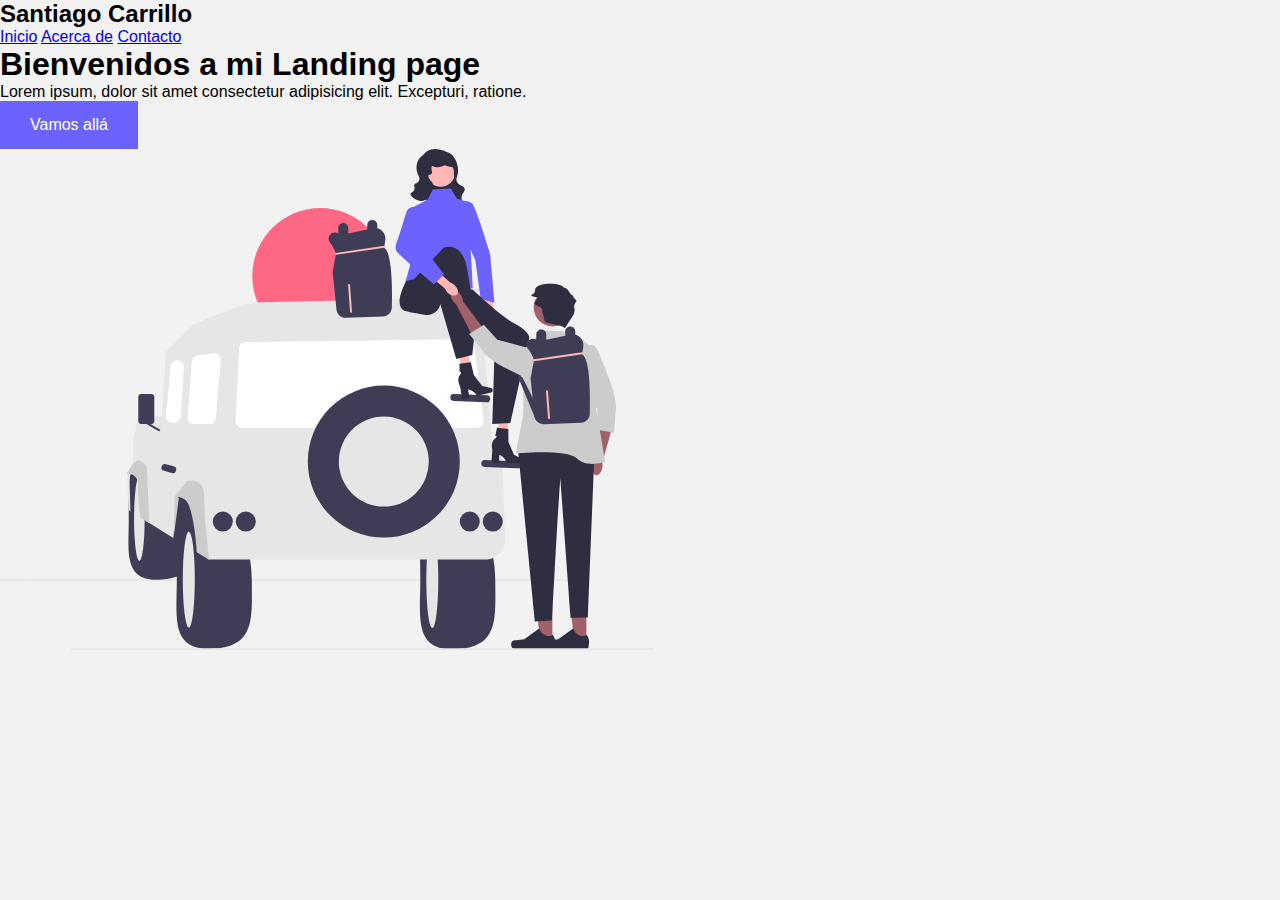
<file: index.html>
<!DOCTYPE html>
<html lang="en">

<head>
    <meta charset="UTF-8">
    <meta http-equiv="X-UA-Compatible" content="IE=edge">
    <meta name="viewport" content="width=device-width, initial-scale=1.0">
    <link rel="stylesheet" href="estilos.css">
    <title>Proyectos</title>
</head>

<body>


    <header class="hero">
        <nav class="nav">
            <section class="nav__container container">
                <figure class="nav__logo">
                    <h2 class="nav__title">Santiago Carrillo</h2>
                </figure>

                <div class="nav__links">
                    <a href="#" class="nav__link">Inicio</a>
                    <a href="#" class="nav__link">Acerca de</a>
                    <a href="#" class="nav__link">Contacto</a>
                </div>

            </section>
        </nav>

        <section class="hero__main container">
            <div class="hero__text">
                <h1 class="hero__title">Bienvenidos a mi Landing page</h1>
                <p class="hero__paragraph">Lorem ipsum, dolor sit amet consectetur adipisicing elit. Excepturi, ratione.</p>
                <a href="#" class="cta">Vamos allá</a>
            </div>
            <figure class="hero__picture">
                <img src="img/undraw_trip_re_f724.svg" class="hero__img" alt="imagen">
            </figure>
        </section>
    </header>
    

   

    <!-- <script src="main.js"></script> -->
</body>

</html>
</file>
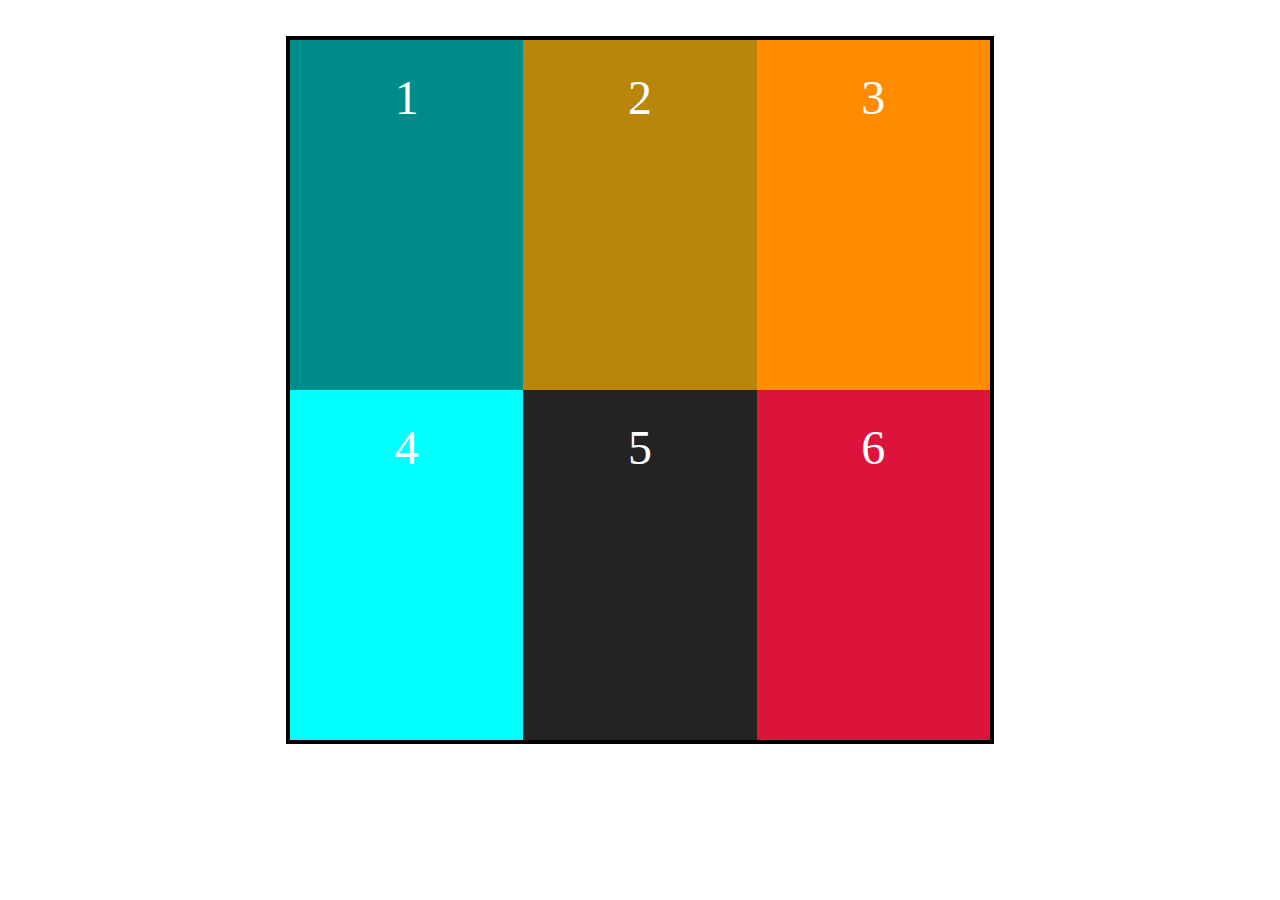
<file: CssGrid/index.html>
<!DOCTYPE html>
<html lang="es">
<head>
    <meta charset="UTF-8">
    <meta http-equiv="X-UA-Compatible" content="IE=edge">
    <meta name="viewport" content="width=device-width, initial-scale=1.0">
    <link rel="stylesheet" href="estilos.css">
    <title>Document</title>
</head>
<body>
    <div class="grid">
        <div class="grid__item">1</div>
        <div class="grid__item">2</div>
        <div class="grid__item">3</div>
        <div class="grid__item">4</div>
        <div class="grid__item">5</div>
        <div class="grid__item">6</div>
    </div>
</body>
</html>
</file>
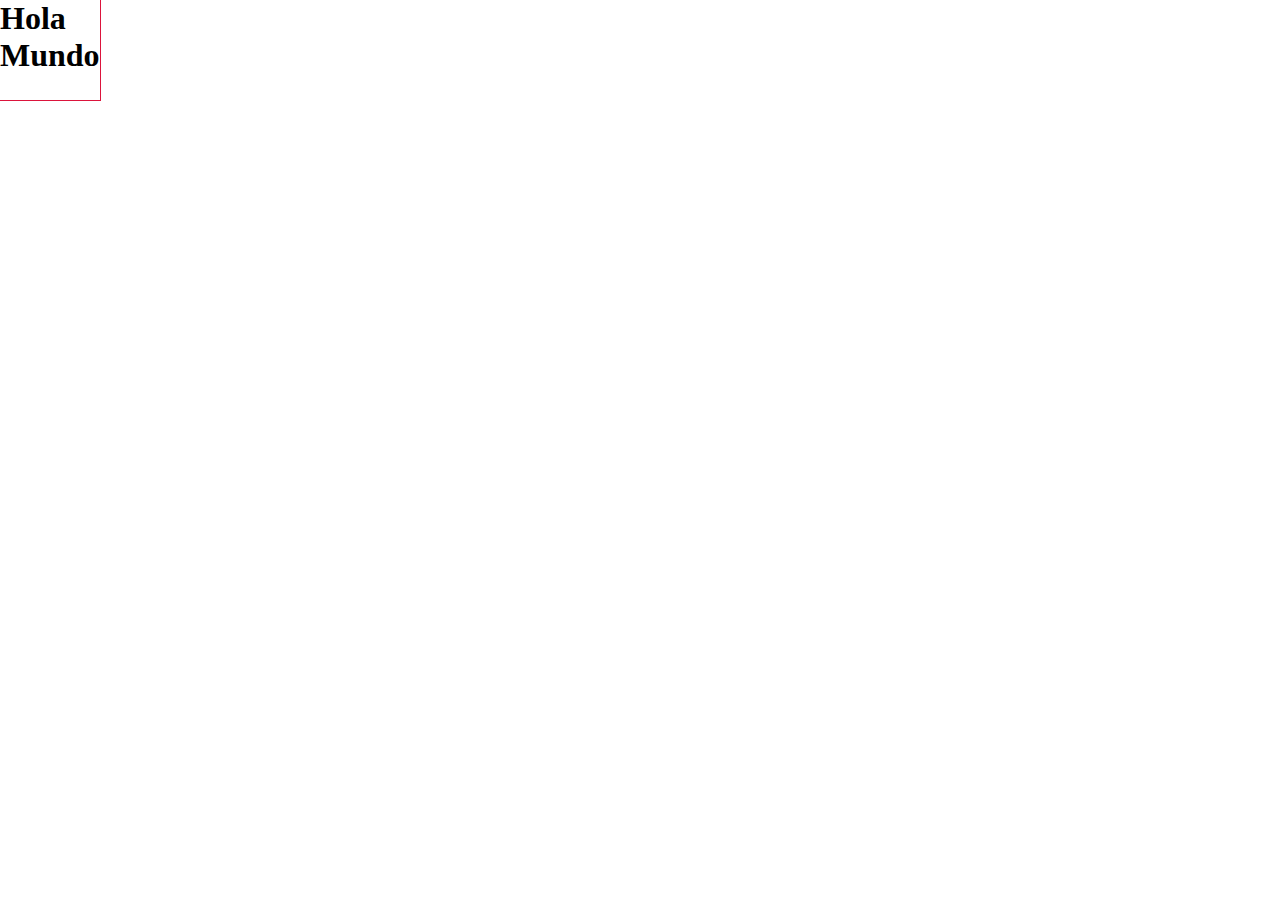
<file: JS/index.html>
<!DOCTYPE html>
<html lang="es">

<head>
    <meta charset="UTF-8">
    <meta http-equiv="X-UA-Compatible" content="IE=edge">
    <meta name="viewport" content="width=device-width, initial-scale=1.0">
    <link rel="stylesheet" href="estilos.css">
    <title>Document</title>
</head>

<body>



    <div class="container">

        <div class="child__container">
            <h1 class="title">Hola Mundo</h1>
        </div>

    </div>


    <!-- <script src="main.js"></script> -->
</body>

</html>
</file>
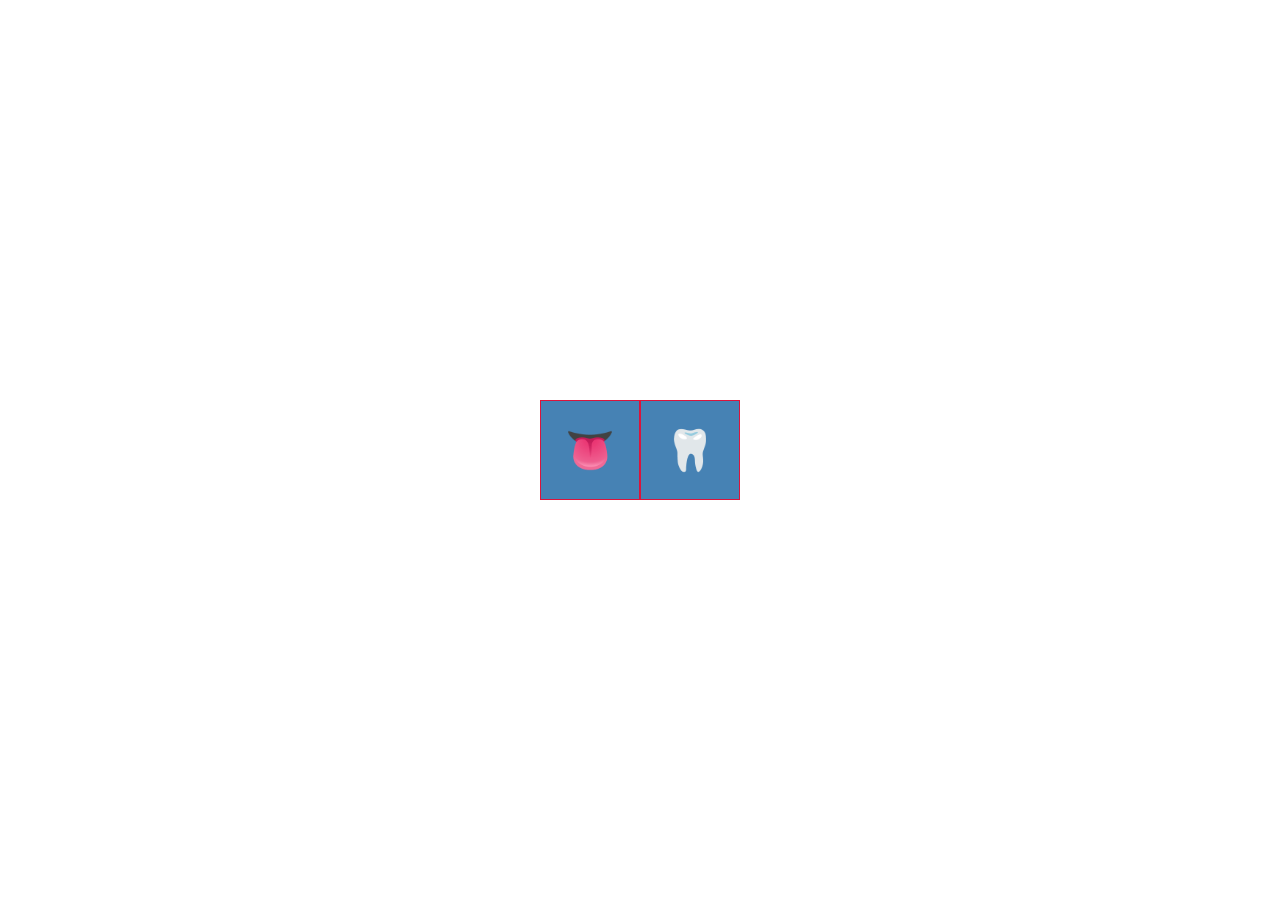
<file: div.html>
<!DOCTYPE html>
<html lang="en">
<head>
    <meta charset="UTF-8">
    <meta http-equiv="X-UA-Compatible" content="IE=edge">
    <meta name="viewport" content="width=device-width, initial-scale=1.0">
    <link rel="stylesheet" href="div.css">
    <title>Document</title>
</head>
<body>

    <div class="container">

        <div class="cuadro">👅</div>

        <div class="cuadro2">🦷</div>

    </div>
    
</body>
</html>
</file>
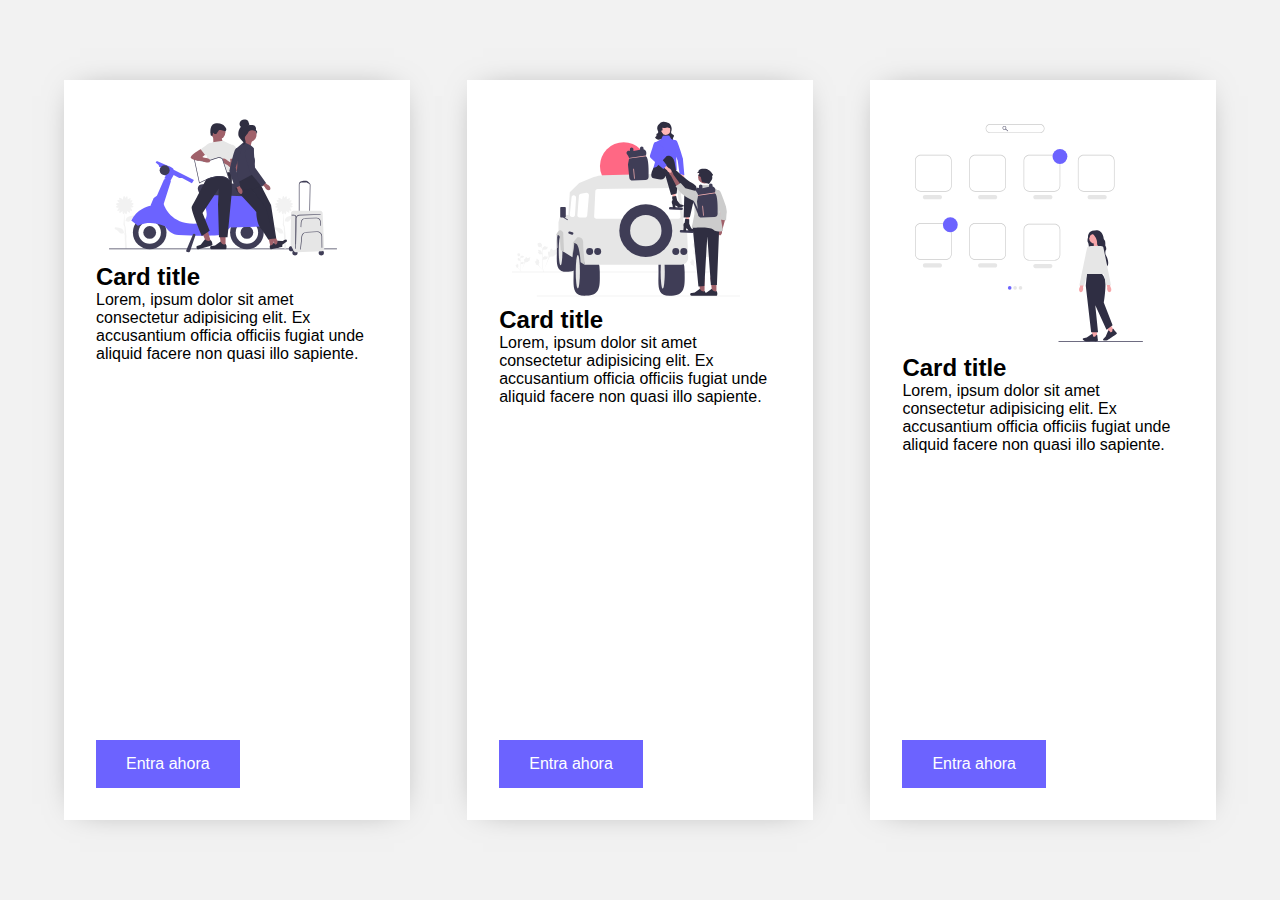
<file: prueba.html>
<!DOCTYPE html>
<html lang="en">

<head>
    <meta charset="UTF-8">
    <meta http-equiv="X-UA-Compatible" content="IE=edge">
    <meta name="viewport" content="width=device-width, initial-scale=1.0">
    <title>Document</title>
    <link rel="stylesheet" href="estilos.css">
</head>

<body>

    <section class="card">
        <div class="card__item">
            <figure class="card__figue">
                <img class="card__img" src="img/undraw_by_my_car_27c7.svg" alt="">
            </figure>

            <div class="card__text">

                <h2 class="card__title">Card title</h2>
                <p class="card__paragraph">Lorem, ipsum dolor sit amet consectetur adipisicing elit. Ex accusantium
                    officia officiis fugiat unde aliquid facere non quasi illo sapiente.
                </p>

            </div>
            <a href="" class="cta">Entra ahora</a>
        </div>
        <div class="card__item">
            <figure class="card__figue">
                <img class="card__img" src="img/undraw_trip_re_f724.svg" alt="">
            </figure>

            <div class="card__text">

                <h2 class="card__title">Card title</h2>
                <p class="card__paragraph">Lorem, ipsum dolor sit amet consectetur adipisicing elit. Ex accusantium
                    officia officiis fugiat unde aliquid facere non quasi illo sapiente.
                </p>

            </div>
            <a href="" class="cta">Entra ahora</a>

        </div>
        <div class="card__item">
            <figure class="card__figue">
                <img class="card__img" src="img/undraw_search_app_oso2.svg" alt="">
            </figure>

            <div class="card__text">

                <h2 class="card__title">Card title</h2>
                <p class="card__paragraph">Lorem, ipsum dolor sit amet consectetur adipisicing elit. Ex accusantium
                    officia officiis fugiat unde aliquid facere non quasi illo sapiente.
                </p>

            </div>
            <a href="" class="cta">Entra ahora</a>

        </div>

    </section>

</body>

</html>
</file>
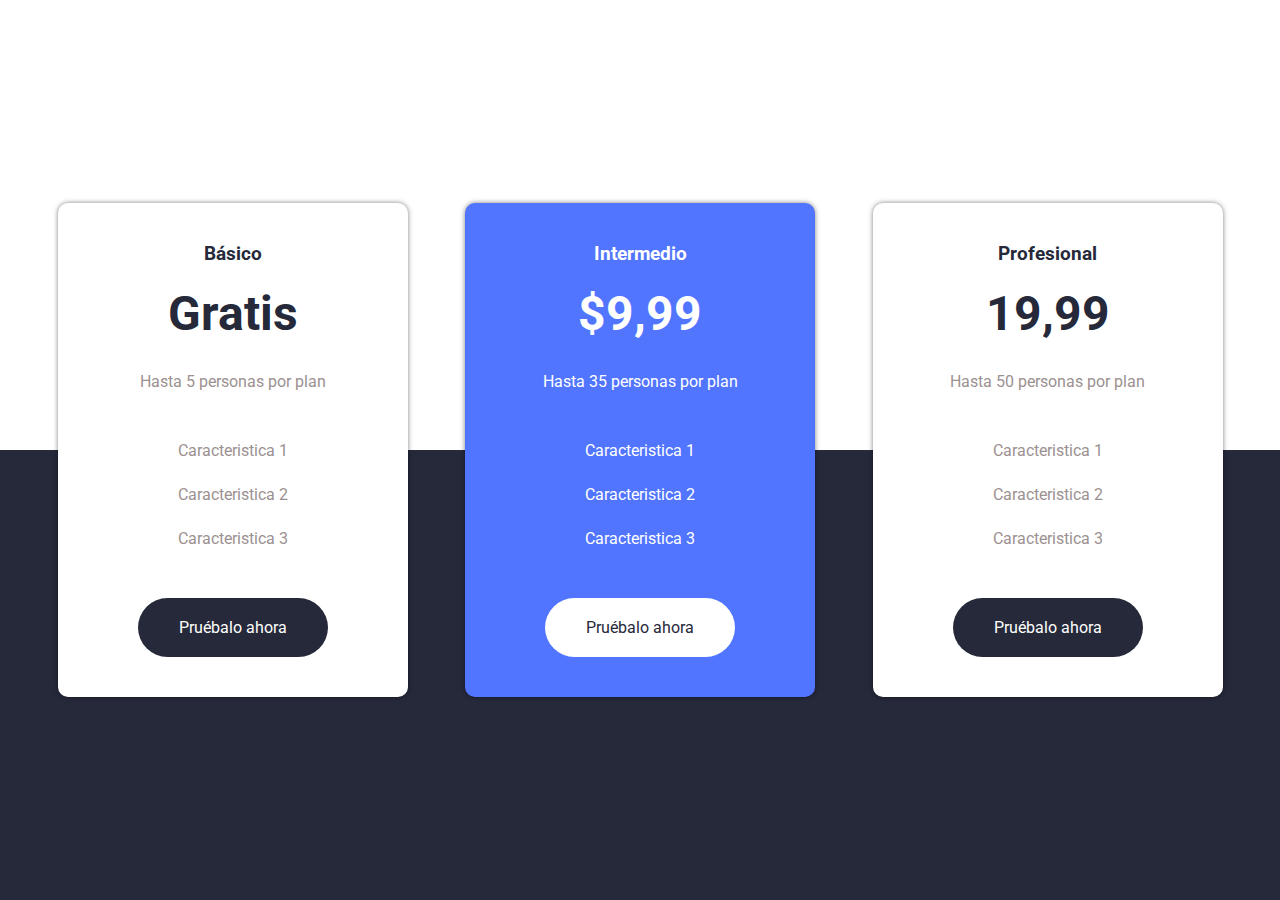
<file: Cards/cards.html>
<!DOCTYPE html>
<html lang="en">
<head>
    <meta charset="UTF-8">
    <meta http-equiv="X-UA-Compatible" content="IE=edge">
    <meta name="viewport" content="width=device-width, initial-scale=1.0">
    <link rel="stylesheet" href="cards.css">
    <title>Cards</title>
</head>
<body>                                                                                                                                                                                                                                                                                                                                                                                                                                

    <section class="card">
        <div class="card__item">
            <h3 class="card__plan">Básico</h3>
            <h3 class="card__price">Gratis</h3>
            <p class="card__features card__features--margin">Hasta 5 personas por plan</p>
            <p class="card__features">Caracteristica 1</p>
            <p class="card__features">Caracteristica 2</p>
            <p class="card__features">Caracteristica 3</p>
            <a href="#" class="card__cta">Pruébalo ahora</a>
        </div>

        <div class="card__item card__item--active">
            <h3 class="card__plan">Intermedio</h3>
            <h3 class="card__price">$9,99</h3>
            <p class="card__features card__features--margin">Hasta 35 personas por plan</p>
            <p class="card__features">Caracteristica 1</p>
            <p class="card__features">Caracteristica 2</p>
            <p class="card__features">Caracteristica 3</p>
            <a href="#" class="card__cta">Pruébalo ahora</a>
        </div>

        <div class="card__item">
            <h3 class="card__plan">Profesional</h3>
            <h3 class="card__price">19,99</h3>
            <p class="card__features card__features--margin">Hasta 50 personas por plan</p>
            <p class="card__features">Caracteristica 1</p>
            <p class="card__features">Caracteristica 2</p>
            <p class="card__features">Caracteristica 3</p>
            <a href="#" class="card__cta">Pruébalo ahora</a>
        </div>

    </section>

</body>
</html>
</file>
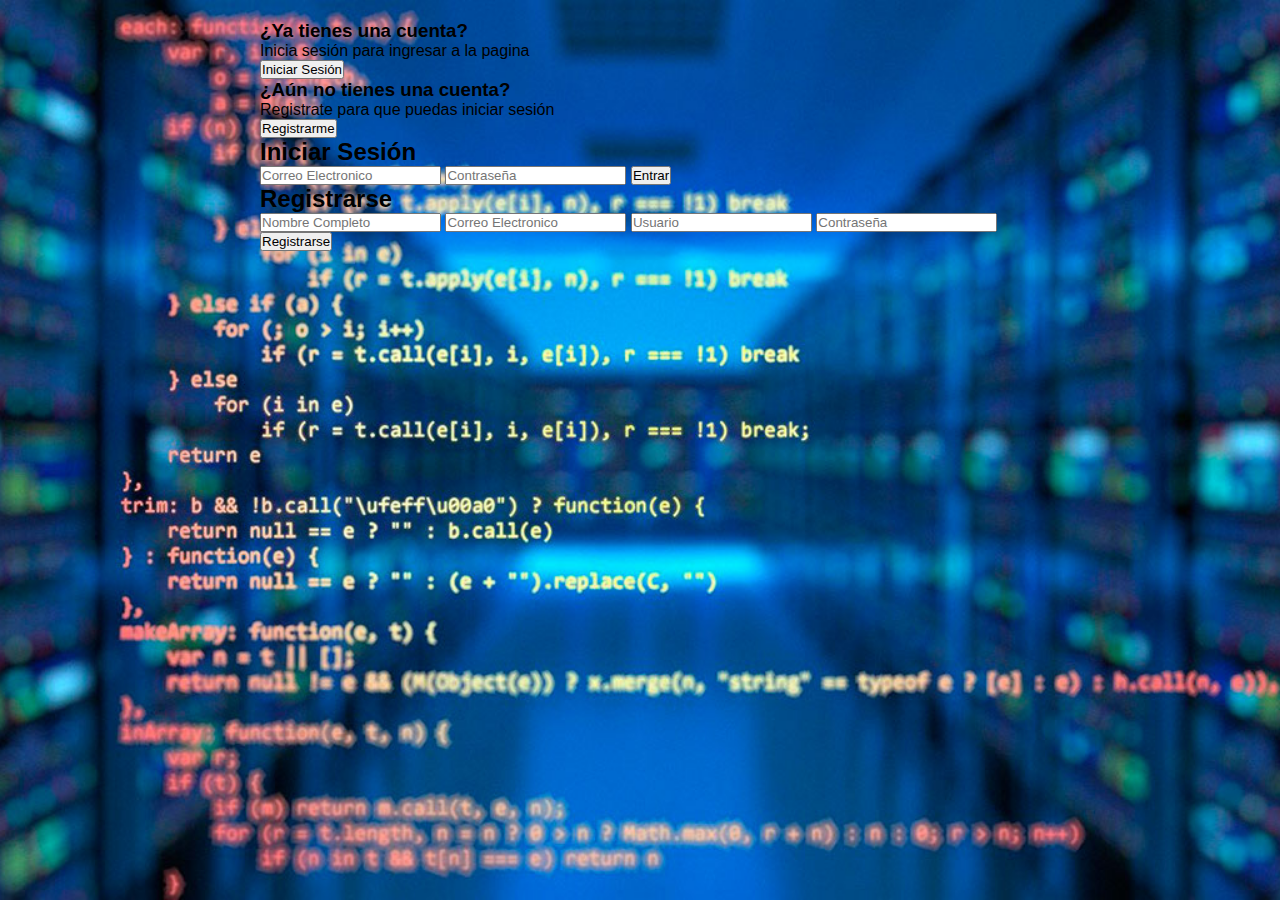
<file: login/login.html>
<!DOCTYPE html>
<html lang="es">

<head>
    <meta charset="UTF-8">
    <meta http-equiv="X-UA-Compatible" content="IE=edge">
    <meta name="viewport" content="width=device-width, initial-scale=1.0">
    <link rel="stylesheet" href="estilos.css">
    <title>Document</title>
</head>

<body>

    <main class="container">

        <div class="box__back">
            <div class="box__back--login">
                <h3 class="title">¿Ya tienes una cuenta?</h3>
                <p class="paragraph">Inicia sesión para ingresar a la pagina</p>
                <button id="btn__iniciar-sesion" class="btn__login">Iniciar Sesión</button>
            </div>
            <div class="box__back--registrer">
                <h3 class="title">¿Aún no tienes una cuenta?</h3>
                <p class="paragraph">Registrate para que puedas iniciar sesión</p>
                <button id="btn__iniciar-sesion" class="btn__login">Registrarme</button>
            </div>

            <div class="contenedor__login-register">

                <form class="form__login">
                    <h2>Iniciar Sesión</h2>
                    <input type="text" name="" id="" placeholder="Correo Electronico">
                    <input type="password" placeholder="Contraseña">
                    <button>Entrar</button>
                </form>

                <form class="form__login">
                    <h2>Registrarse</h2>
                    <input type="text" name="" id="" placeholder="Nombre Completo">
                    <input type="text" placeholder="Correo Electronico">
                    <input type="text" placeholder="Usuario">
                    <input type="password" placeholder="Contraseña">

                    <button>Registrarse</button>
                </form>

            </div>

        </div>

    </main>

</body>

</html>
</file>
<file: estilos.css>
/* @import url('https://fonts.googleapis.com/css2?family=Poppins:wght@300;400;500;700&display=swap');
*{
    margin: 0;
    padding: 0;
    box-sizing: border-box;
}
:root{
    --heigth-nav:70px;
}

body{
    font-family: 'Poppins', sans-serif;
    background: #f2f2f2;
}

.container{
    width: 90%;
    max-width: 1200px;
    overflow: hidden;
    margin: 0 auto;
}

.nav{
    background:#143d64;
    height: var(--heigth-nav);
    color: #fff;

}

.nav__container{
    display: flex;
    justify-content: space-between;
    height: 100%;
    align-items: center;

}

.nav__link{
    color: #fff;
    text-decoration: none;
    margin-left: 10px;
}
.hero__main{
    display: flex;
    height: calc(100vh-var(--heigth-nav));
    align-items: center;
    min-height:600px;
}

.hero__text{
    flex: 1;
}
.hero__picture{
    flex: 1;
}

.hero__img{
    width: 100%;
    display: block;
    max-width: 450px;
    margin: 0 auto;
}


.hero__title{
    font-size: 3rem;

}

.hero__paragraph{
    font-size: 1.5rem;
    font-weight: 300;
}

.cta{
    background: #6c63ff;
    display: inline-block;
    padding:15px 30px;
    margin-top: 1.5rem;
    color: #fff;
    text-decoration: none;
    border-radius: 6px;
}

@media screen and (max-width:900px) {

    :root{
        --heigth-nav:100px;
    }

    .nav__container{
        flex-direction: column;
        justify-content: space-evenly;
    }
    
    .hero__main{
        flex-direction: column;
        padding: 40px 0;

    }
    .hero__picture{
        order: -1;
    }

    .hero__img{
        max-width: 380px;

    }

    .hero__text{
        display: flex;
        align-items: center;
        flex-direction: column;
        justify-content: center;
    }
    .hero__title{
        font-size: 2.5rem;
    }
    .hero__paragraph{
        font-size:1rem ;
    }
} */


*{
    padding: 0;
    margin: 0;
    box-sizing: border-box;
}

body{
    background: #f2f2f2;
    font-family:'Poppins', sans-serif;

}


.card{
    display: flex;
    width: 90%;
    margin: 0 auto;
    min-height: 100vh;
    justify-content: space-between;
    padding: 80px 0;
}
.card__item{
    background: #fff;
    width: 30%;
    min-height: 600px;
    overflow: hidden;
    padding: 2em;
    display: flex;
    flex-direction: column;
    align-items: flex-start;
    box-shadow: 0 0 32px -16px rgba(0,0,0, .5) ;

}

.card__figure{
    height: 50%;
}

.card__img{
    width: 90%;
    height: 100%;
    display: block;
    margin: 0 auto;

}
.card_paragraph{
    padding: .5em 0;
}



.cta{
    display: inline-block;
    background: #6c63ff;
    color: #fff;
    padding: 15px 30px;
    margin-top: 1em;
    text-decoration: none;
    margin-top: auto;
}
</file>
<file: CssGrid/estilos.css>
*{
    margin: 0;
    padding: 0;
    box-sizing: border-box;
}

.grid{
    display: grid;
    max-width: 700px;
    width: 70%;
    height: 700px;
    margin: 40px auto;
    outline: 4px solid ;
    text-align: center;
    line-height: 115px;
    grid-template-columns: 1fr 1fr 1fr ; 
}

.grid__item{
    background: crimson;
    color: #fff;
    font-size: 3rem;
}

.grid__item:nth-child(1){
    background: darkcyan;
}

.grid__item:nth-child(2){
    background: darkgoldenrod;
}
.grid__item:nth-child(3){
    background: darkorange;
}
.grid__item:nth-child(4){
    background: aqua;
}
.grid__item:nth-child(5){
    background: #232323;
}
</file>
<file: JS/estilos.css>
*{
    margin: 0;
    padding: 0;
    box-sizing: border-box;
}

.container{
    width: 90%;
    height: 100vh;
    display: grid;
    
}

.child__container{
    width: 100px;
    height: 100px;
    outline: 1px solid crimson;
}
</file>
<file: div.css>
*{
    margin: 0;
    padding: 0;
    box-sizing: border-box;
}

.container{
    width: 100%;
    height: 100vh;
    display: flex;
    justify-content: center;
    align-items: center;
    
}

.cuadro{
    width: 100px;
    height: 100px;
    background: steelblue;
    border: 1px solid crimson;
    text-align: center;
    line-height: 100px;
    font-size: 2.5rem;
}
.cuadro2{
    width: 100px;
    height: 100px;
    background: steelblue;
    border: 1px solid crimson;
    text-align: center;
    line-height: 100px;
    font-size: 2.5rem;

    

}
</file>
<file: Cards/cards.css>
@import url('https://fonts.googleapis.com/css2?family=Poppins:wght@300;400;500;700&family=Roboto:wght@300;400;500&display=swap');
 *{
    margin: 0;
    padding: 0;
    box-sizing: border-box;
 }
 :root{
    --color-price: #26293A;
    --color-features: #9c9191;
    --color-boton: #fff;
 }
body{
    font-family: 'Poppins', sans-serif;
    font-family: 'Roboto', sans-serif;
}

.card{
    width: 100%;
    min-height: 100vh;
    display: flex;
    align-items: center;
    justify-content: space-evenly;
    background-image:linear-gradient(360deg, var(--color-price)50%, #fff 50%) ;
    flex-wrap: wrap;
}   

.card__item{
    max-width: 350px;
    width: 30%;
    box-shadow: 0 0 5px rgb(0, 0, 0, .5);
    text-align: center;
    padding: 40px 0;
    background: #fff;
    border-radius: 10px;
    
}

.card__item--active{
    background: #5175ff;
    --color-price:#fff;
    --color-features:#fff;
    --color-boton:#26293A;       
}



.card__plan{
    color: var(--color-price);
    margin-bottom: 20px;

}

.card__price{
    font-size: 3rem;
    color: var(--color-price);

}
.card__features{
    color: var(--color-features);
    margin-bottom: 25px;
}



.card__features--margin{
    margin: 30px 0 50px;
}

.card__features:nth-last-of-type(1){
    margin-bottom: 50px;

}

.card__cta{
    display: inline-block;
    background: var(--color-price);
    width: 190px;
    color: var(--color-boton);
    text-align: center;
    padding: 20px 0;
    text-decoration: none;
    border-radius: 30px;
}

@media screen and (max-width:800px){
    .card__item{
        width: 45%;
        margin: 40px 0;
    }
    .card{
        background: #fff;
    }
}

@media screen and (max-width:500px){

    .card__item{
        width: 90%;
    }
}
</file>
<file: login/estilos.css>
*{
    padding: 0;
    margin: 0;
    box-sizing: border-box;
}

body{
    font-family: sans-serif;
    background-image: url(../login/img/lenguajes-de-programacion-mas-usados-1.jpg);
    background-size: cover;
    background-position: center;
    background-repeat: no-repeat;
    background-attachment: fixed;
}

main{
    width: 100%;
    padding: 20px;
    margin: auto;
    margin-top: 100px;
}

.container{
    width: 100%;
    max-width: 800px;
    margin: auto;
    position: relative;
}
</file>
